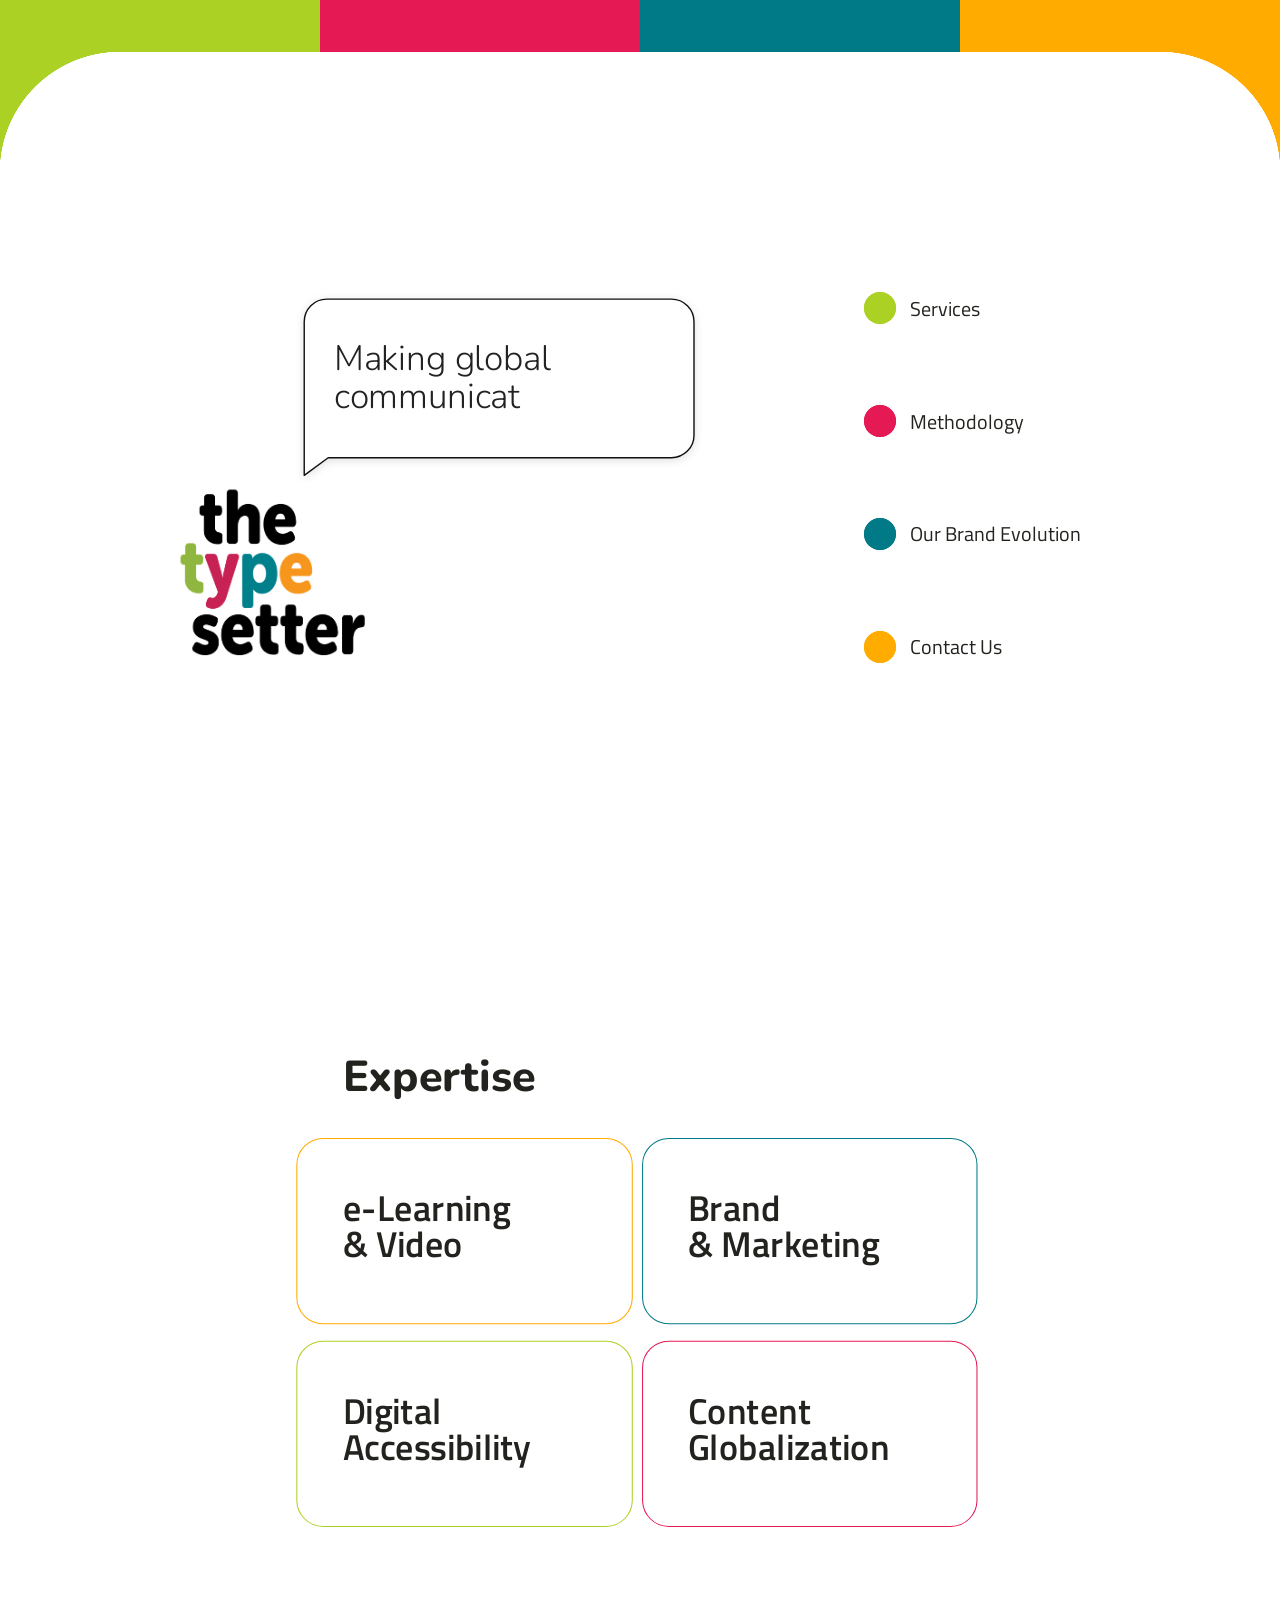
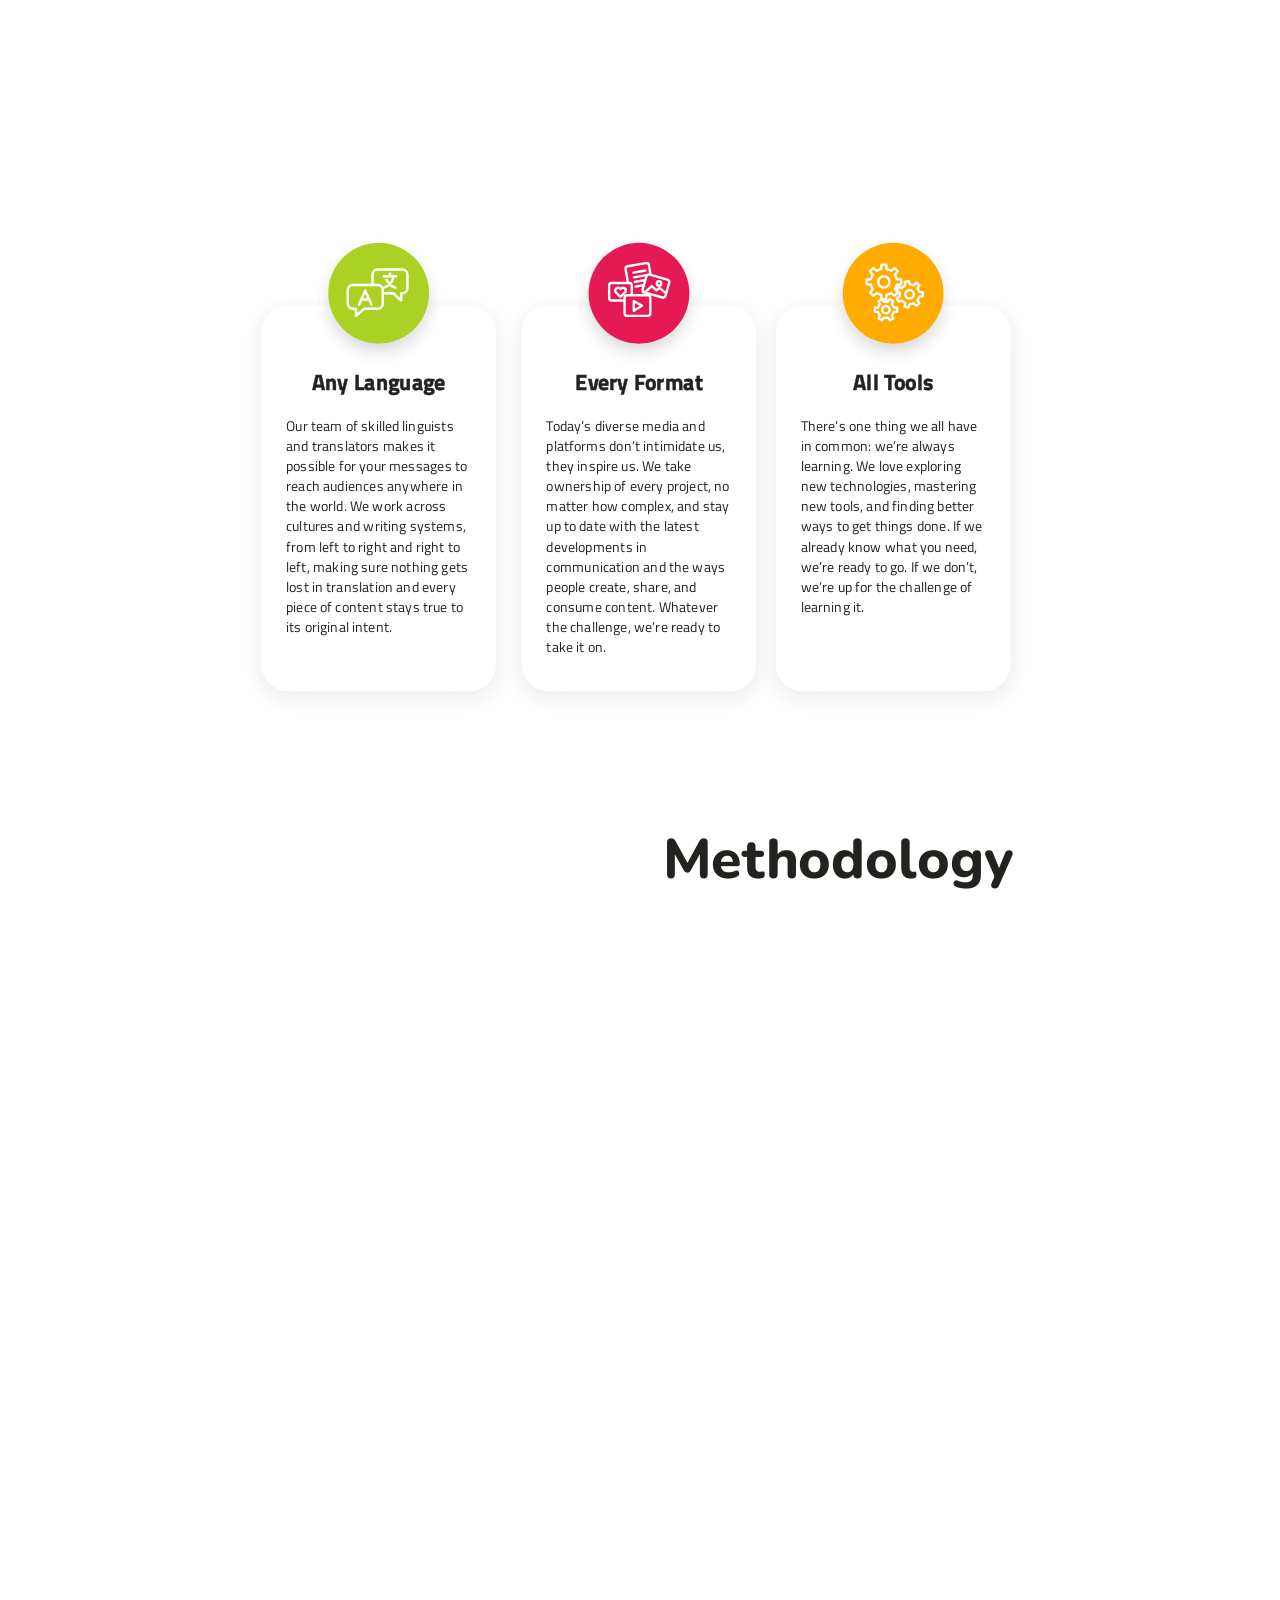
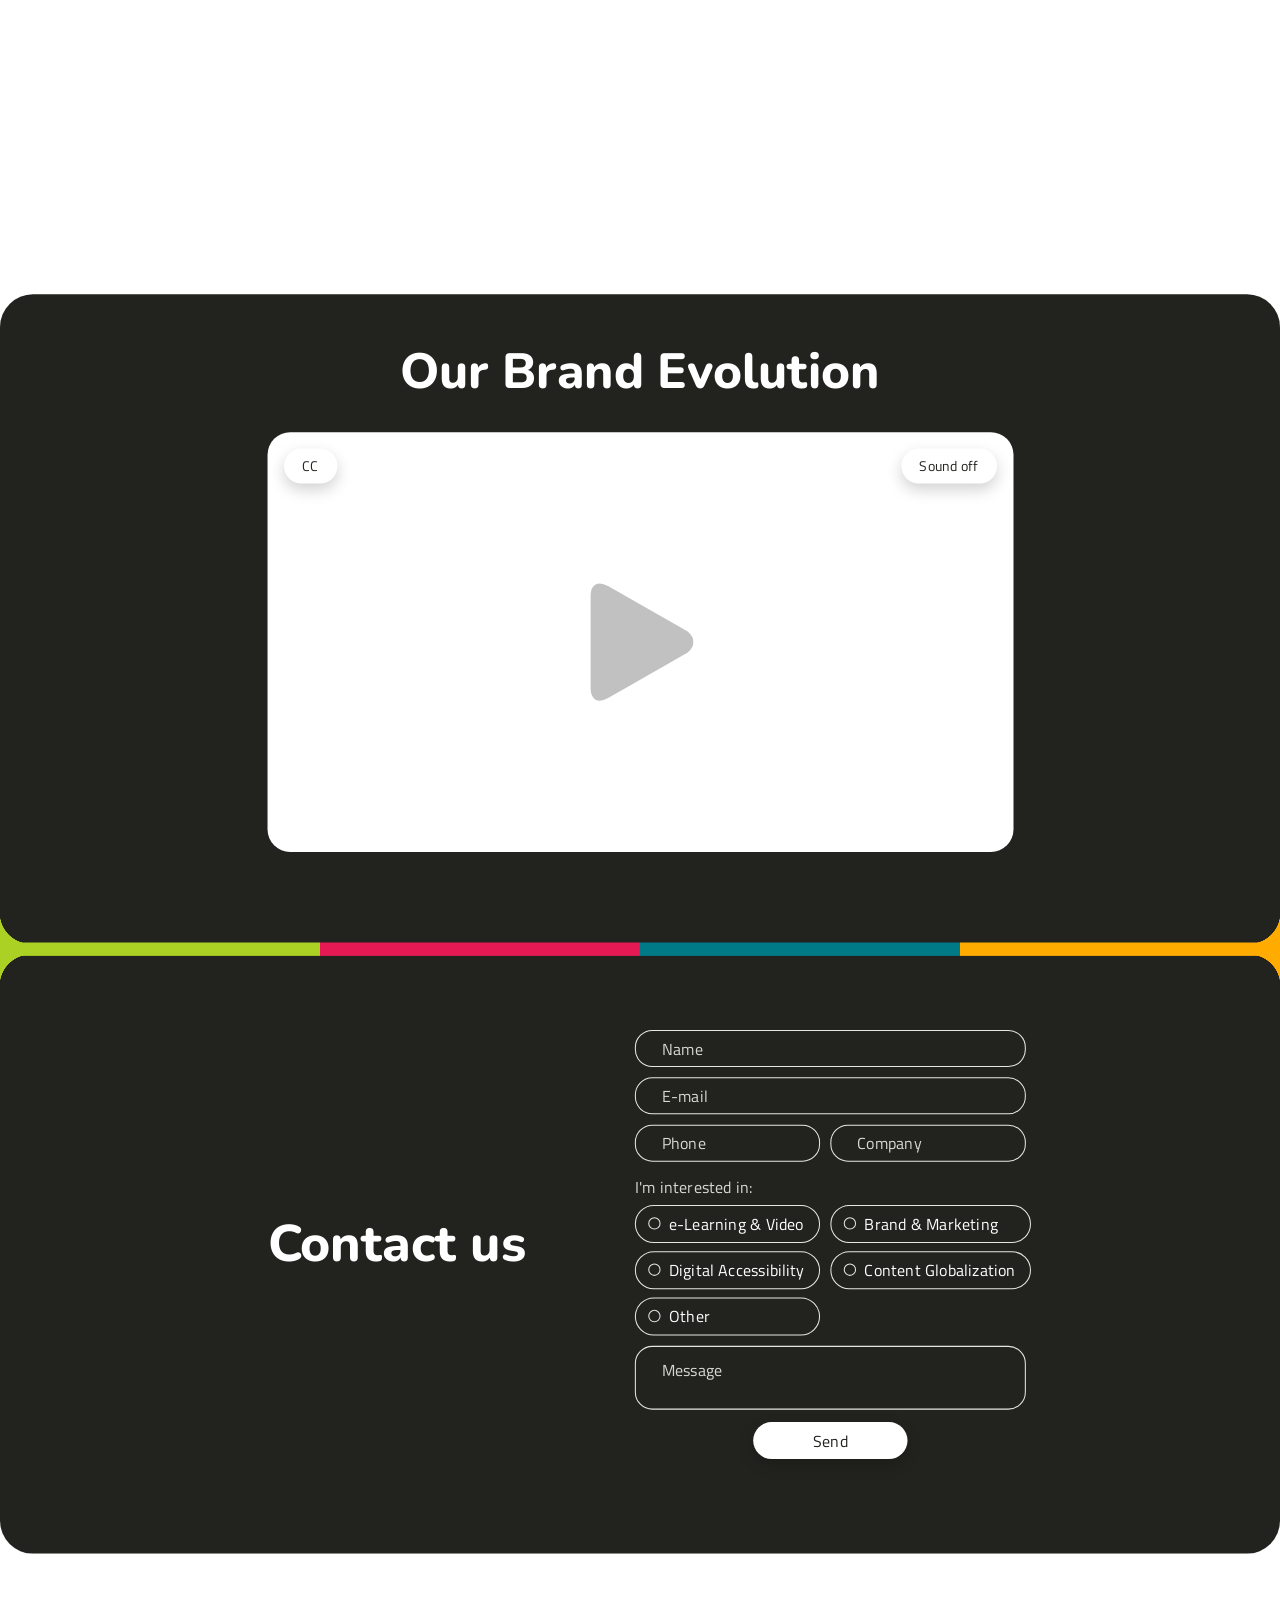
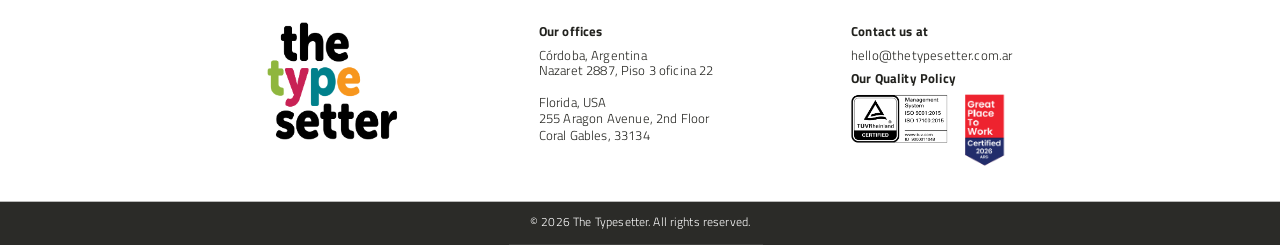
<file: index.html>
<!DOCTYPE html>
<html lang="en" translate="no">
<head>
  <meta charset="utf-8">
  <meta name="google" content="notranslate">
  <meta name="viewport" content="width=device-width, initial-scale=1">
  <title>The Typesetter | Translation, Localization &amp; Accessibility</title>
  <meta name="description" content="The Typesetter is a team in Córdoba, Argentina providing translation, video localization, digital accessibility, e-learning and brand services worldwide.">
  <link rel="canonical" href="https://www.thetypesetter.com.ar/">
  <meta name="robots" content="index, follow, max-image-preview:large">
  <meta name="theme-color" content="#ffffff">

  <!-- Open Graph / Twitter (og-image.jpg = pending design asset, 1200x630) -->
  <meta property="og:type" content="website">
  <meta property="og:site_name" content="The Typesetter">
  <meta property="og:locale" content="en_US">
  <meta property="og:url" content="https://www.thetypesetter.com.ar/">
  <meta property="og:title" content="The Typesetter | Translation, Localization &amp; Accessibility">
  <meta property="og:description" content="The Typesetter is a team in Córdoba, Argentina providing translation, video localization, digital accessibility, e-learning and brand services worldwide.">
  <meta property="og:image" content="https://www.thetypesetter.com.ar/assets/og/og-image.jpg">
  <meta property="og:image:width" content="1200">
  <meta property="og:image:height" content="630">
  <meta name="twitter:card" content="summary_large_image">
  <meta name="twitter:title" content="The Typesetter | Translation, Localization &amp; Accessibility">
  <meta name="twitter:description" content="The Typesetter is a team in Córdoba, Argentina providing translation, video localization, digital accessibility, e-learning and brand services worldwide.">
  <meta name="twitter:image" content="https://www.thetypesetter.com.ar/assets/og/og-image.jpg">

  <link rel="icon" type="image/png" sizes="64x64" href="assets/img/favicon.png">
  <link rel="preload" href="assets/img/logo-tts-color.webp" as="image" type="image/webp" fetchpriority="high">
  <link rel="preload" href="assets/fonts/nunito-latin-var.woff2" as="font" type="font/woff2" crossorigin>
  <link rel="preload" href="assets/fonts/titillium-web-400.woff2" as="font" type="font/woff2" crossorigin>
  <link rel="stylesheet" href="css/styles.css">
  <link rel="stylesheet" href="css/responsive.css">

  <script type="application/ld+json">
  {
    "@context": "https://schema.org",
    "@graph": [
      {
        "@type": "ProfessionalService",
        "@id": "https://www.thetypesetter.com.ar/#organization",
        "name": "The Typesetter",
        "url": "https://www.thetypesetter.com.ar/",
        "logo": "https://www.thetypesetter.com.ar/assets/img/logo-tts-color.png",
        "slogan": "Making global communication easy",
        "email": "hello@thetypesetter.com.ar",
        "address": [
          {
            "@type": "PostalAddress",
            "streetAddress": "Nazaret 2887, Piso 3, Oficina 22",
            "addressLocality": "Córdoba",
            "addressCountry": "AR"
          },
          {
            "@type": "PostalAddress",
            "streetAddress": "255 Aragon Avenue, 2nd Floor",
            "addressLocality": "Coral Gables",
            "addressRegion": "Florida",
            "postalCode": "33134",
            "addressCountry": "US"
          }
        ],
        "makesOffer": [
          {
            "@type": "Offer",
            "itemOffered": {
              "@type": "Service",
              "name": "e-Learning & Video",
              "description": "e-Learning Courses, AI Capsules, Motion Graphics, Corporate Assets, Training Experiences."
            }
          },
          {
            "@type": "Offer",
            "itemOffered": {
              "@type": "Service",
              "name": "Brand & Marketing",
              "description": "Visual Identity, Websites, Landing Pages, Social Media Campaigns, Analytics."
            }
          },
          {
            "@type": "Offer",
            "itemOffered": {
              "@type": "Service",
              "name": "Digital Accessibility",
              "description": "Document Remediation, Large Print, Alt Text, Audio Description, Closed Captions."
            }
          },
          {
            "@type": "Offer",
            "itemOffered": {
              "@type": "Service",
              "name": "Content Globalization",
              "description": "Translation, Multilingual DTP, Video Localization, Subtitling, Voice-over, Dubbing."
            }
          }
        ]
      },
      {
        "@type": "WebSite",
        "@id": "https://www.thetypesetter.com.ar/#website",
        "name": "The Typesetter",
        "url": "https://www.thetypesetter.com.ar/",
        "publisher": {
          "@id": "https://www.thetypesetter.com.ar/#organization"
        },
        "inLanguage": "en"
      }
    ]
  }
  </script>
</head>
<body>

<a class="skip-link" href="#main-content">Skip to main content</a>

<div class="stage" id="stage">
  <div class="page" id="page">

    <!-- Línea de colores que se dibuja con el scroll (solo escritorio) -->
    <svg class="worm" id="worm" width="1244" height="4000" aria-hidden="true"></svg>

    <!-- ============ HERO ============ -->
    <header class="hero" id="hero" data-screen-label="Hero">
      <div class="hero-inner">
        <div class="hero-bands">
          <div class="band band--first" style="--c:var(--g)"></div>
          <div class="band" style="--c:var(--m)"></div>
          <div class="band" style="--c:var(--t)"></div>
          <div class="band band--last" style="--c:var(--o)"></div>
        </div>

        <div class="hero-content">
          <div class="hero-brand">
            <picture><source srcset="assets/img/logo-tts-color.webp" type="image/webp"><img class="hero-logo" src="assets/img/logo-tts-color.png" width="985" height="881" fetchpriority="high" alt="the typesetter"></picture>
            <div class="hero-bubble">
              <svg class="hero-bubble-shape" viewBox="0 0 281 128" preserveAspectRatio="none" aria-hidden="true">
                <path d="M19 1.5H263.5A16 16 0 0 1 279.5 17.5V98A16 16 0 0 1 263.5 114H20L3 126.5V17.5A16 16 0 0 1 19 1.5Z"/>
              </svg>
              <h1 class="hero-title"><span>Making global<br><span class="nowrap">communication <b>easy</b></span></span></h1>
            </div>
          </div>

          <nav class="hero-nav at-top" id="nav" aria-label="Main">
            <ul>
              <li><a class="nav-link" href="#services" style="--c:var(--g)"><span class="nav-bar"></span><span class="nav-pill"></span><span class="nav-dot"></span><span class="nav-label">Services</span></a></li>
              <li><a class="nav-link" href="#methodology" style="--c:var(--m)"><span class="nav-bar"></span><span class="nav-pill"></span><span class="nav-dot"></span><span class="nav-label">Methodology</span></a></li>
              <li><a class="nav-link" href="#brand-evolution" style="--c:var(--t)"><span class="nav-bar"></span><span class="nav-pill"></span><span class="nav-dot"></span><span class="nav-label">Our Brand Evolution</span></a></li>
              <li><a class="nav-link" href="#contact" style="--c:var(--o)"><span class="nav-bar"></span><span class="nav-pill"></span><span class="nav-dot"></span><span class="nav-label">Contact Us</span></a></li>
            </ul>
          </nav>
        </div>
      </div>
    </header>

    <main id="main-content">
    <section class="tagline" data-screen-label="Tagline"></section>

    <!-- ============ EXPERTISE ============ -->
    <section class="expertise" id="services" data-screen-label="Expertise" aria-labelledby="expertise-heading">
      <h2 class="expertise-title" id="expertise-heading">Expertise</h2>

      <div class="ex-grid" id="exGrid">
        <article class="ex-card" style="--c:var(--o)">
          <div class="ex-body">
            <h3 class="ex-title"><button class="ex-toggle" type="button" aria-expanded="false" aria-controls="ex-more-1">e-Learning<br>&amp; Video</button></h3>
            <div class="ex-more" id="ex-more-1">
              <p class="ex-sub">e-Learning Courses, AI Capsules, Motion Graphics, Corporate Assets, Training Experiences.</p>
              <p class="ex-desc">Video and digital content are at the heart of today's communication. We create and adapt engaging experiences that help you teach, inform, present, communicate, and entertain. From the initial idea to final production, we turn your messages into content that connects with your audience.</p>
            </div>
          </div>
        </article>
        <article class="ex-card" style="--c:var(--t)">
          <div class="ex-body">
            <h3 class="ex-title"><button class="ex-toggle" type="button" aria-expanded="false" aria-controls="ex-more-2">Brand<br>&amp; Marketing</button></h3>
            <div class="ex-more" id="ex-more-2">
              <p class="ex-sub">Visual Identity, Websites, Landing Pages, Social Media Campaigns, Analytics.</p>
              <p class="ex-desc">A brand is built through multiple elements that need to work together: messaging, visual identity, content, and marketing assets. We help you create a consistent brand experience across every touchpoint, making sure every detail reflects your essence, strengthens your identity, and sets you apart.</p>
            </div>
          </div>
        </article>
        <article class="ex-card" style="--c:var(--g)">
          <div class="ex-body">
            <h3 class="ex-title"><button class="ex-toggle" type="button" aria-expanded="false" aria-controls="ex-more-3">Digital<br>Accessibility</button></h3>
            <div class="ex-more" id="ex-more-3">
              <p class="ex-sub">Document Remediation, Large Print, Alt Text, Audio Description, Closed Captions.</p>
              <p class="ex-desc">Removing barriers and meeting inclusion standards is no longer optional, it's essential. We take that responsibility seriously, helping you ensure your content can be understood and used by everyone, regardless of how they access information.</p>
            </div>
          </div>
        </article>
        <article class="ex-card" style="--c:var(--m)">
          <div class="ex-body">
            <h3 class="ex-title"><button class="ex-toggle" type="button" aria-expanded="false" aria-controls="ex-more-4">Content<br>Globalization</button></h3>
            <div class="ex-more" id="ex-more-4">
              <p class="ex-sub">Translation, Multilingual DTP, Video Localization, Subtitling, Voice-over, Dubbing.</p>
              <p class="ex-desc">We make sure your content connects with every audience, adapting to different languages, cultures, and markets, regardless of its format or medium. We take care of every message so it stays true to your original intent, preserves your brand's voice, and makes the same impact wherever it goes.</p>
            </div>
          </div>
        </article>
      </div>

      <div class="features">
        <div class="feature feature--lang" style="--c:var(--g)">
          <div class="feature-bg"></div>
          <div class="feature-icon">
            <svg aria-hidden="true" focusable="false" width="70" height="70" viewBox="0 0 70 70" fill="#ABD125" stroke="#fff" stroke-width="2.4" stroke-linejoin="round" stroke-linecap="round">
              <g class="ic-1"><path d="M34 12h24a5 5 0 0 1 5 5v13a5 5 0 0 1-5 5h-1v7l-8-7H34a5 5 0 0 1-5-5V17a5 5 0 0 1 5-5z"/><path d="M40 18.5h12M46 16v2.5M49.5 18.5c-.8 5.5-4.4 9.4-9.5 11M42.6 22c1.6 3.4 4.6 6.2 8.6 7.6" fill="none"/></g>
              <g class="ic-2"><path d="M10 27h24a5 5 0 0 1 5 5v13a5 5 0 0 1-5 5H21l-8 7v-7h-3a5 5 0 0 1-5-5V32a5 5 0 0 1 5-5z"/><path d="M16 46l6-13.5L28 46M18.2 41h7.6" fill="none"/></g>
            </svg>
          </div>
          <h3 class="feature-title">Any Language</h3>
          <p class="feature-text">Our team of skilled linguists and translators makes it possible for your messages to reach audiences <b>anywhere</b> in the world. We work across cultures and writing systems, from left to right and right to left, making sure <b>nothing gets lost in translation</b> and every piece of content stays true to its original intent.</p>
        </div>

        <div class="feature feature--format" style="--c:var(--m)">
          <div class="feature-bg"></div>
          <div class="feature-icon">
            <svg aria-hidden="true" focusable="false" width="70" height="70" viewBox="0 0 70 70" fill="#E51A54" stroke="#fff" stroke-width="2.3" stroke-linejoin="round" stroke-linecap="round">
              <g class="ic-1"><rect x="24" y="7" width="23" height="30" rx="2.5" transform="rotate(-10 35.5 22)"/><path d="M29.5 15l12-2.1M30.2 19.5l12-2.1M30.9 24l12-2.1M31.6 28.5l7.5-1.3" fill="none"/></g>
              <g class="ic-2"><rect x="40" y="19" width="23" height="18" rx="2.5" transform="rotate(16 51.5 28)"/><circle cx="54.5" cy="25.5" r="2.2" fill="none"/><path d="M41.5 33.5l6-5.5 4.5 4.2 3-2.4 5 4.3" fill="none"/></g>
              <g class="ic-3"><rect x="6" y="25" width="22" height="17" rx="2.5"/><path d="M17 38.5l-4.8-4.7a2.7 2.7 0 0 1 4.8-2.7 2.7 2.7 0 0 1 4.8 2.7z"/></g>
              <g class="ic-4"><rect x="21" y="37" width="25" height="20" rx="2.5"/><path d="M30 42.5v9.5l8-4.75z"/></g>
            </svg>
          </div>
          <h3 class="feature-title">Every Format</h3>
          <p class="feature-text">Today’s diverse media and platforms don’t intimidate us, <b>they inspire us.</b> We take ownership of every project, no matter how complex, and stay up to date with the latest developments in communication and the ways people create, share, and consume content. Whatever the challenge, <b>we’re ready to <span class="nowrap">take it on.</span></b></p>
        </div>

        <div class="feature feature--tools" style="--c:var(--o)">
          <div class="feature-bg"></div>
          <div class="feature-icon">
            <svg aria-hidden="true" focusable="false" width="70" height="70" viewBox="0 0 70 70" fill="#FFAB00" stroke="#fff" stroke-width="2.3" stroke-linejoin="round">
              <g class="ic-1"><path d="M37.83 19.10L38.53 21.40L42.85 21.74L42.85 26.26L38.53 26.60L37.83 28.90L36.70 31.03L39.51 34.31L36.31 37.51L33.03 34.70L30.90 35.83L28.60 36.53L28.26 40.85L23.74 40.85L23.40 36.53L21.10 35.83L18.97 34.70L15.69 37.51L12.49 34.31L15.30 31.03L14.17 28.90L13.47 26.60L9.15 26.26L9.15 21.74L13.47 21.40L14.17 19.10L15.30 16.97L12.49 13.69L15.69 10.49L18.97 13.30L21.10 12.17L23.40 11.47L23.74 7.15L28.26 7.15L28.60 11.47L30.90 12.17L33.03 13.30L36.31 10.49L39.51 13.69L36.70 16.97Z"/><circle cx="26" cy="24" r="5.5"/></g>
              <g class="ic-2"><path d="M59.65 31.83L60.34 33.78L63.85 34.02L63.85 37.98L60.34 38.22L59.65 40.17L58.56 41.92L60.56 44.81L57.47 47.28L55.09 44.69L53.14 45.36L51.09 45.60L50.07 48.97L46.21 48.09L46.76 44.61L45.01 43.51L43.55 42.05L40.28 43.36L38.57 39.79L41.62 38.05L41.40 36.00L41.62 33.95L38.57 32.21L40.28 28.64L43.55 29.95L45.01 28.49L46.76 27.39L46.21 23.91L50.07 23.03L51.09 26.40L53.14 26.64L55.09 27.31L57.47 24.72L60.56 27.19L58.56 30.08Z"/><circle cx="51" cy="36" r="4.2"/></g>
              <g class="ic-3"><path d="M34.93 47.00L35.71 48.85L38.83 49.05L38.83 52.95L35.71 53.15L34.93 55.00L33.72 56.60L35.10 59.40L31.73 61.35L29.99 58.75L28.00 59.00L26.01 58.75L24.27 61.35L20.90 59.40L22.28 56.60L21.07 55.00L20.29 53.15L17.17 52.95L17.17 49.05L20.29 48.85L21.07 47.00L22.28 45.40L20.90 42.60L24.27 40.65L26.01 43.25L28.00 43.00L29.99 43.25L31.73 40.65L35.10 42.60L33.72 45.40Z"/><circle cx="28" cy="51" r="3.6"/></g>
            </svg>
          </div>
          <h3 class="feature-title">All Tools</h3>
          <p class="feature-text">There’s one thing we all have in common: we’re always learning. We love <b>exploring</b> new technologies, <b>mastering</b> new tools, and <b>finding</b> better ways to get things done. If we already know what you need, we’re ready to go. If we don’t, we’re up for the <b>challenge of learning it.</b></p>
        </div>
      </div>
    </section>

    <!-- ============ METHODOLOGY ============ -->
    <section class="method" id="methodology" data-screen-label="Methodology" aria-labelledby="method-heading">
      <h2 class="method-title" id="method-heading">Methodology</h2>

      <div class="steps">
        <div class="step step--1" style="--c:var(--g);--fg:var(--ink)">
          <h3 class="step-label">Explore</h3>
          <div class="step-num">01</div>
          <p class="step-text">Before we propose, we understand. We get to know your goals, audience, content and context, and spot gaps before they become problems.</p>
        </div>
        <div class="step step--2" style="--c:var(--t)">
          <h3 class="step-label">Design</h3>
          <div class="step-num">02</div>
          <p class="step-text">We map out the workflow, the team and the timeline, and tell you exactly what we need from you.</p>
        </div>
        <div class="step step--3" style="--c:var(--m)">
          <h3 class="step-label">Produce</h3>
          <div class="step-num">03</div>
          <p class="step-text">Let’s make it happen. We bring together the right skills to write, design, translate, produce and build, in any language, format and channel.</p>
        </div>
        <div class="step step--4" style="--c:var(--o);--fg:var(--ink)">
          <h3 class="step-label">Deliver &amp; Improve</h3>
          <div class="step-num">04</div>
          <p class="step-text">On time and ready to use. Then we look at what worked, from your feedback to campaign results, to make the next project even better.</p>
        </div>
      </div>
    </section>

    <!-- ============ BRAND EVOLUTION + CONTACT ============ -->
    <section class="showcase" aria-labelledby="brand-evolution">
      <h2 class="showcase-title" id="brand-evolution" data-screen-label="Brand Evolution">Our Brand Evolution</h2>
      <div class="video" id="brandVideo">
        <video class="video-media" muted playsinline loop preload="metadata" poster="assets/video/tts-intro-poster.jpg" aria-label="The Typesetter brand evolution video: a voice-over and on-screen text tell how the brand grew over 20 years, from its first logo to the new identity, ending with “Making global communication easy.”">
          <source data-src="assets/video/tts-intro-1080.webm" type="video/webm" media="(min-width: 768px)">
          <source data-src="assets/video/tts-intro-1080.mp4" type="video/mp4" media="(min-width: 768px)">
          <source data-src="assets/video/tts-intro-720.mp4" type="video/mp4">
          <track kind="captions" src="assets/video/tts-intro-captions.vtt" srclang="en" label="English">
        </video>
        <button class="video-play" type="button" aria-label="Play video">
          <svg width="104" height="118" viewBox="0 0 104 118" aria-hidden="true"><path d="M8 14 Q8 2 19 8 L96 52 Q104 59 96 66 L19 110 Q8 116 8 104 Z" fill="#C1C1C1" stroke="#C1C1C1" stroke-width="8" stroke-linejoin="round"/></svg>
        </button>
        <button class="video-cc" type="button" aria-pressed="false" aria-label="Closed captions">CC</button>
        <button class="video-sound" type="button">Sound off</button>
      </div>

      <div class="stripes" aria-hidden="true">
        <div class="stripe stripe--first" style="--c:var(--g)"></div>
        <div class="stripe" style="--c:var(--m)"></div>
        <div class="stripe" style="--c:var(--t)"></div>
        <div class="stripe stripe--last" style="--c:var(--o)"></div>
      </div>

      <div class="contact" id="contact" data-screen-label="Contact">
        <h2 class="contact-title" id="contact-heading">Contact us</h2>
        <form class="contact-form" id="contactForm" aria-labelledby="contact-heading" action="https://api.web3forms.com/submit" method="POST" novalidate>
          <input type="hidden" name="access_key" value="090d9281-b4d4-4661-9116-a260f2d35d1e">
          <input type="hidden" name="subject" value="New contact from The Typesetter website">
          <input type="hidden" name="from_name" value="The Typesetter Website">
          <label class="sr-only" for="fieldName">Name</label>
          <input class="field" id="fieldName" name="name" placeholder="Name" autocomplete="name" required>
          <label class="sr-only" for="fieldEmail">E-mail</label>
          <input class="field" id="fieldEmail" name="email" type="email" placeholder="E-mail" autocomplete="email" required>
          <div class="field-row">
            <label class="sr-only" for="fieldPhone">Phone</label>
            <input class="field" id="fieldPhone" name="phone" type="tel" placeholder="Phone" autocomplete="tel">
            <label class="sr-only" for="fieldCompany">Company</label>
            <input class="field" id="fieldCompany" name="company" placeholder="Company" autocomplete="organization">
          </div>
          <fieldset class="chips" id="serviceChips">
            <legend class="chips-legend">I'm interested in:<span class="sr-only"> (required, choose at least one)</span></legend>
            <label class="chip" style="--c:var(--o);--fg:var(--ink)"><input type="checkbox" value="e-Learning &amp; Video"><span>e-Learning &amp; Video</span></label>
            <label class="chip" style="--c:var(--t)"><input type="checkbox" value="Brand &amp; Marketing"><span>Brand &amp; Marketing</span></label>
            <label class="chip" style="--c:var(--g);--fg:var(--ink)"><input type="checkbox" value="Digital Accessibility"><span>Digital Accessibility</span></label>
            <label class="chip" style="--c:var(--m)"><input type="checkbox" value="Content Globalization"><span>Content Globalization</span></label>
            <label class="chip" style="--c:#fff;--fg:var(--ink)"><input type="checkbox" value="other" id="serviceOtherChip" aria-controls="serviceOther" aria-describedby="serviceOtherHint"><span>Other</span></label>
            <span class="sr-only" id="serviceOtherHint">Shows a field to specify the service.</span>
          </fieldset>
          <!-- los servicios marcados se envían juntos en este campo -->
          <input type="hidden" name="service" id="serviceValue">
          <label class="sr-only" for="serviceOther" id="serviceOtherLabel" hidden>Which service?</label>
          <input class="field" name="service_other" id="serviceOther" placeholder="Which service?" hidden>
          <label class="sr-only" for="fieldMessage">Message</label>
          <textarea class="field field--area" id="fieldMessage" name="message" placeholder="Message" required></textarea>
          <!-- honeypot anti-spam de Web3Forms: oculto para humanos -->
          <input type="checkbox" name="botcheck" style="display:none" tabindex="-1" autocomplete="off" aria-hidden="true">
          <button class="send" type="submit" id="sendBtn"><span class="send-label">Send</span></button>
          <p class="form-status sr-only" id="formStatus" role="status"></p>
        </form>
      </div>
    </section>
    </main>

    <!-- ============ FOOTER ============ -->
    <footer class="footer">
      <div class="footer-grid">
        <picture><source srcset="assets/img/logo-tts-color.webp" type="image/webp"><img class="footer-logo" src="assets/img/logo-tts-color.png" width="985" height="881" loading="lazy" decoding="async" alt="the typesetter"></picture>
        <div class="footer-col">
          <h2 class="footer-head">Our offices</h2>
          <div>Córdoba, Argentina<br><span lang="es">Nazaret 2887, Piso 3 oficina 22</span></div>
          <div class="footer-office">Florida, USA<br>255 Aragon Avenue, 2nd Floor<br>Coral Gables, 33134</div>
        </div>
        <div class="footer-col">
          <h2 class="footer-head">Contact us at</h2>
          <a class="footer-mail" href="mailto:hello@thetypesetter.com.ar">hello@thetypesetter.com.ar</a>
          <h2 class="footer-head footer-head--quality">Our Quality Policy</h2>
          <div class="footer-certs">
            <picture><source srcset="assets/img/tuv-certified.webp" type="image/webp"><img class="footer-cert" src="assets/img/tuv-certified.png" width="1434" height="725" loading="lazy" decoding="async" alt="TÜV Rheinland Certified — ISO 9001:2015, ISO 17100:2015"></picture>
            <picture><source srcset="assets/img/logo-great-place-to-work.webp" type="image/webp"><img class="footer-gptw" src="assets/img/logo-great-place-to-work.png" width="88" height="161" loading="lazy" decoding="async" alt="Great Place To Work — Certified 2026 Argentina"></picture>
          </div>
        </div>
      </div>
      <div class="footer-bar">
        <span>© 2026 The Typesetter. All rights reserved.</span>      </div>
    </footer>

  </div>
</div>

<script src="js/main.js"></script>
</body>
</html>
</file>
<file: css/styles.css>
/* =========================================================
   The Typesetter — estilos base + escritorio (>= 1024px)
   En escritorio la página es un lienzo de 1244px escalado
   al ancho de la ventana (igual que el diseño original).
   Tablet y mobile están en responsive.css
   ========================================================= */

/* Fuentes autoalojadas (subset latin, mismas que Google Fonts).
   Nunito: un único archivo variable, declarado en los 3 pesos usados. */
@font-face { font-family: 'Nunito'; font-style: normal; font-weight: 300; font-display: swap; src: url(../assets/fonts/nunito-latin-var.woff2) format('woff2'); }
@font-face { font-family: 'Nunito'; font-style: normal; font-weight: 800; font-display: swap; src: url(../assets/fonts/nunito-latin-var.woff2) format('woff2'); }
@font-face { font-family: 'Nunito'; font-style: normal; font-weight: 900; font-display: swap; src: url(../assets/fonts/nunito-latin-var.woff2) format('woff2'); }
@font-face { font-family: 'Titillium Web'; font-style: normal; font-weight: 300; font-display: swap; src: url(../assets/fonts/titillium-web-300.woff2) format('woff2'); }
@font-face { font-family: 'Titillium Web'; font-style: normal; font-weight: 400; font-display: swap; src: url(../assets/fonts/titillium-web-400.woff2) format('woff2'); }
@font-face { font-family: 'Titillium Web'; font-style: normal; font-weight: 600; font-display: swap; src: url(../assets/fonts/titillium-web-600.woff2) format('woff2'); }
@font-face { font-family: 'Titillium Web'; font-style: normal; font-weight: 700; font-display: swap; src: url(../assets/fonts/titillium-web-700.woff2) format('woff2'); }

:root {
  /* grosor del borde del globo del hero (1 unidad --u), compartido por otros bordes */
  --bw: clamp(1px, min(calc(100vw / 908), calc(100vh / 470)), 2.2px);
  --g: #ABD125;
  --m: #E51A54;
  --t: #007A87;
  --o: #FFAB00;
  --ink: #22221E;
  --ink-2: #2B2B28;
  --ease-grid: cubic-bezier(.65, 0, .25, 1);
  --ease-out: cubic-bezier(.2, .8, .3, 1);
  --ease-pop: cubic-bezier(.34, 1.56, .5, 1);
}

html { scroll-behavior: smooth; }

body {
  margin: 0;
  background: #fff;
  -webkit-font-smoothing: antialiased;
  overflow-x: hidden;
}

a { color: var(--ink); text-decoration: none; }
a:hover { color: var(--ink); }

h1, h2, h3, p { margin: 0; }

input::placeholder,
textarea::placeholder { color: #d9d9d4; }

.nowrap { white-space: nowrap; }

@keyframes ringGrow { from { width: 0; height: 0; } }
@keyframes sentIn { from { opacity: 0; transform: scale(.6); } }

/* ---------- Página ---------- */
.page {
  font-family: 'Titillium Web', system-ui, sans-serif;
  color: var(--ink);
}

.worm {
  position: absolute;
  left: 0;
  top: 0;
  pointer-events: none;
  overflow: visible;
}

/* ---------- Hero ---------- */
.hero { position: relative; }

.hero-bands {
  position: relative;
  z-index: 1;
  display: grid;
  grid-template-columns: repeat(4, 1fr);
  height: 52px;
}
.band { position: relative; background: var(--c); }
.band--first::after,
.band--last::after {
  content: "";
  position: absolute;
  top: 100%;
  width: 120px;
  height: 120px;
}
.band--first::after {
  left: 0;
  background: radial-gradient(circle at 100% 100%, transparent 120px, var(--g) 120.5px);
}
.band--last::after {
  right: 0;
  background: radial-gradient(circle at 0% 100%, transparent 120px, var(--o) 120.5px);
}

/* --u: unidad del bloque logo + globo (medidas tomadas del diseño, 908px de ancho) */
.hero-content {
  --u: clamp(1px, min(calc(100vw / 908), calc(100vh / 470)), 2.2px);
  position: absolute;
  inset: 52px 0 0 0;
  display: flex;
  align-items: stretch;
  justify-content: center;
  align-content: center;
  gap: calc(var(--u) * 119);
  /* el conjunto queda centrado en la parte blanca */
  padding: 0;
  height: max-content;
  margin: auto 0;
}

/* logo abajo a la izquierda, globo arriba a la derecha */
.hero-brand {
  position: relative;
  flex: none;
  width: calc(var(--u) * 366);
  height: calc(var(--u) * 254);
}

.hero-logo {
  position: absolute;
  left: calc(var(--u) * -16.7);
  bottom: calc(var(--u) * -14.3);
  width: calc(var(--u) * 159);
  height: auto;
  display: block;
}

.hero-bubble {
  position: absolute;
  left: calc(var(--u) * 85);
  top: 0;
  width: calc(var(--u) * 281);
  height: calc(var(--u) * 128);
}
.hero-bubble-shape {
  position: absolute;
  inset: 0;
  width: 100%;
  height: 100%;
  overflow: visible;
  filter: drop-shadow(0 2px 4px rgba(0, 0, 0, .12));
}
.hero-bubble-shape path {
  fill: #fff;
  stroke: #111;
  stroke-width: 1;
  stroke-linejoin: round;
}

.hero-title {
  position: relative;
  display: flex;
  flex-direction: column;
  justify-content: center;
  height: calc(var(--u) * 114);
  padding-left: calc(var(--u) * 24);
  font-family: 'Nunito', sans-serif;
  font-size: calc(var(--u) * 25);
  line-height: 1.08;
  font-weight: 300;
  letter-spacing: -0.2px;
  color: #222;
}
.hero-title b { font-weight: 800; }

/* Entrada: el globo se abre desde la punta y después se escribe el texto */
.hero-bubble {
  transform-origin: calc(var(--u) * 3) 100%;
  animation: bubble-in .6s var(--ease-pop) .35s both;
}
@keyframes bubble-in {
  from { transform: scale(0); opacity: 0; }
  40%  { opacity: 1; }
  to   { transform: scale(1); opacity: 1; }
}
.hero-title.is-typing .ch { visibility: hidden; }
.hero-title.is-typing .ch.on { visibility: visible; }

@media (prefers-reduced-motion: reduce) {
  .hero-bubble { animation: none; }
}

.hero-nav {
  position: relative;
  display: flex;
}
/* las píldoras van de la altura del globo hasta la base del logo */
.hero-nav ul {
  list-style: none;
  margin: calc(var(--u) * 8 - 18px) 0 calc(var(--u) * 6 - 18px);
  padding: 0;
  display: flex;
  flex-direction: column;
  justify-content: space-between;
  gap: 12px;
}
.hero-nav li { position: relative; }

.nav-link {
  position: relative;
  display: inline-flex;
  align-items: center;
  height: 36px;
  padding: 0 18px 0 46px;
  font-size: 20px;
  transition: transform .25s ease;
}
.hero-nav.at-top .nav-link:hover { transform: translateX(6px); }

.nav-bar,
.nav-pill {
  position: absolute;
  left: 0;
  top: 50%;
  height: 32px;
  margin-top: -16px;
  border-radius: 16px;
  background: var(--c);
}
.nav-bar { width: 32px; }
.nav-pill {
  width: 32px;
  transition: width .35s cubic-bezier(.6, 0, .2, 1);
}
.nav-dot {
  position: absolute;
  left: 10px;
  top: 50%;
  width: 12px;
  height: 12px;
  margin-top: -6px;
  border-radius: 50%;
  background: #fff;
  opacity: 0;
  transition: opacity .2s ease .1s;
}
.nav-label {
  position: relative;
  transition: color .2s ease;
}
.nav-link:hover .nav-pill,
.nav-link:focus-visible .nav-pill { width: 100%; }
.nav-link:hover .nav-dot,
.nav-link:focus-visible .nav-dot { opacity: 1; }
.nav-link:hover .nav-label,
.nav-link:focus-visible .nav-label { color: #fff; }
.nav-link:focus-visible { outline: none; }

/* ---------- Títulos de sección ---------- */
.expertise-title,
.method-title,
.showcase-title,
.contact-title {
  font-family: 'Nunito', sans-serif;
  font-weight: 800;
}

/* ---------- Expertise: tarjetas ---------- */
.ex-grid {
  display: grid;
  column-gap: 9px;
  row-gap: 16px;
  transition: grid-template-columns .55s var(--ease-grid), grid-template-rows .55s var(--ease-grid);
}

.ex-card {
  position: relative;
  overflow: hidden;
  background: #fff;
  border: var(--bw) solid var(--c);
  border-radius: 26px;
  color: var(--ink);
  cursor: default;
  box-shadow: 0 0 0 rgba(0, 0, 0, 0);
  transition: box-shadow .4s;
  outline: none;
}
.ex-card.is-open { box-shadow: 0 14px 30px rgba(0, 0, 0, .18); }

.ex-title {
  font-weight: 600;
  font-size: 35px;
  line-height: 1.02;
  transition: opacity .25s;
}
.ex-grid.has-open .ex-card:not(.is-open) .ex-title { opacity: 0; }

.ex-more {
  opacity: 0;
  transform: translateY(12px);
  transition: opacity .35s ease 0s, transform .45s var(--ease-out) 0s;
}
.ex-card.is-open .ex-more {
  opacity: 1;
  transform: translateY(0);
  transition-delay: .28s, .28s;
}

.ex-sub {
  margin-top: 10px;
  font-weight: 600;
  font-size: 15px;
  line-height: 1.3;
  max-width: 340px;
}
.ex-desc {
  margin-top: 14px;
  font-weight: 300;
  font-size: 15px;
  line-height: 1.35;
  max-width: 470px;
  text-wrap: pretty;
}

/* ---------- Expertise: features ---------- */
.feature { position: relative; }

.feature-bg {
  position: absolute;
  left: 0;
  right: 0;
  top: 61px;
  bottom: 0;
  background: #fff;
  border-radius: 26px;
  box-shadow: 0 6px 22px rgba(0, 0, 0, .09);
}

.feature-icon {
  position: absolute;
  left: 65px;
  top: 0;
  width: 98px;
  height: 98px;
  border-radius: 50%;
  background: var(--c);
  display: flex;
  align-items: center;
  justify-content: center;
  overflow: hidden;
  box-shadow: 0 8px 16px rgba(0, 0, 0, .14);
}
.feature-icon svg { overflow: visible; }
.feature-icon g {
  transform-box: fill-box;
  transform-origin: center;
  transition: transform .55s cubic-bezier(.34, 1.5, .5, 1);
}
.feature--tools .feature-icon g { transition: transform .6s cubic-bezier(.34, 1.4, .5, 1); }

.feature-title {
  position: relative;
  text-align: center;
  font-size: 21px;
  font-weight: 700;
  -webkit-text-stroke: 0.4px currentColor;
  color: var(--ink);
}
.feature-text {
  position: relative;
  font-size: 14px;
  line-height: 1.4;
  font-weight: 400;
}
.feature-text b { font-weight: inherit; }

/* Animación de íconos (hover en escritorio, tap en touch) */
.feature--lang:hover .ic-1,   .feature--lang.is-active .ic-1   { transform: translate(7px, -6px) scale(1.25) rotate(8deg); }
.feature--lang:hover .ic-2,   .feature--lang.is-active .ic-2   { transform: translate(-5px, 4px) scale(1.22) rotate(-6deg); }
.feature--format:hover .ic-1, .feature--format.is-active .ic-1 { transform: translate(-2px, -9px) scale(1.3) rotate(-4deg); }
.feature--format:hover .ic-2, .feature--format.is-active .ic-2 { transform: translate(9px, -2px) scale(1.3) rotate(6deg); }
.feature--format:hover .ic-3, .feature--format.is-active .ic-3 { transform: translate(-9px, 0) scale(1.28) rotate(-6deg); }
.feature--format:hover .ic-4, .feature--format.is-active .ic-4 { transform: translate(1px, 8px) scale(1.3); }
.feature--tools:hover .ic-1,  .feature--tools.is-active .ic-1  { transform: translate(-3px, -3px) scale(1.25) rotate(72deg); }
.feature--tools:hover .ic-2,  .feature--tools.is-active .ic-2  { transform: translate(6px, 0) scale(1.28) rotate(-80deg); }
.feature--tools:hover .ic-3,  .feature--tools.is-active .ic-3  { transform: translate(-1px, 5px) scale(1.3) rotate(-90deg); }

/* ---------- Methodology ---------- */
.step-label {
  height: 50px;
  line-height: 1.2;
  background: #fff;
  border-radius: 0 22px 22px 0;
  display: flex;
  align-items: center;
  font-size: 24px;
  font-weight: 700;
  -webkit-text-stroke: 0.4px currentColor;
  color: var(--ink);
  box-shadow: 0 6px 16px rgba(0, 0, 0, .07);
  clip-path: inset(0 100% 0 0 round 0 22px 22px 0);
  transition: clip-path .6s var(--ease-grid) .25s;
}
.step-num {
  z-index: 2;
  width: 138px;
  height: 138px;
  border-radius: 50%;
  box-sizing: border-box;
  background: #fff;
  border: var(--bw) solid var(--c);
  box-shadow: 8px 10px 14px rgba(0, 0, 0, .12);
  display: flex;
  align-items: center;
  justify-content: center;
  color: var(--c);
  font-family: 'Nunito', sans-serif;
  font-weight: 900;
  font-size: 50px;
  transform: scale(.2);
  opacity: 0;
  transition: transform .6s var(--ease-pop), opacity .3s;
}
.step-text {
  font-size: 16px;
  line-height: 1.45;
  background: #fff;
  border-radius: 6px;
  cursor: default;
  opacity: 0;
  transform: translateY(10px);
  transition: max-height .45s var(--ease-out), box-shadow .35s, opacity .5s ease .45s, transform .6s var(--ease-out) .45s;
}

.step.is-on .step-label { clip-path: inset(-20px -20px -20px 0 round 0 22px 22px 0); }
.step.is-on .step-num   { transform: scale(1); opacity: 1; }
.step.is-on .step-text  { opacity: 1; transform: translateY(0); }

/* ---------- Brand evolution + contacto ---------- */
.showcase {
  position: relative;
  background: var(--ink);
  border-radius: 32px;
  color: #fff;
  padding: 42px 0 92px;
}
.showcase-title {
  text-align: center;
  font-size: 48px;
}

.video {
  position: relative;
  overflow: hidden;
  margin: 26px auto 0;
  width: 725px;
  height: 408px;
  background: #fff;
  border-radius: 22px;
  display: flex;
  align-items: center;
  justify-content: center;
}
.video-media {
  position: absolute;
  inset: 0;
  width: 100%;
  height: 100%;
  object-fit: cover;
  display: block;
}
.video-play {
  position: absolute;
  inset: 0;
  display: flex;
  align-items: center;
  justify-content: center;
  border: 0;
  padding: 0;
  background: transparent;
  cursor: pointer;
}
.video-play svg { transition: opacity .3s, transform .3s var(--ease-pop); }
.video.is-playing .video-play svg { opacity: 0; transform: scale(.8); }
.video-play:focus-visible { outline: 3px solid var(--t); outline-offset: -8px; border-radius: inherit; }
.video-sound,
.video-cc {
  position: absolute;
  right: 16px;
  top: 16px;
  height: 34px;
  padding: 0 18px;
  display: flex;
  align-items: center;
  justify-content: center;
  line-height: 1;
  text-align: center;
  border: 0;
  border-radius: 17px;
  background: #fff;
  color: var(--ink);
  font: 400 14px 'Titillium Web', sans-serif;
  cursor: pointer;
  box-shadow: 0 6px 14px rgba(0, 0, 0, .18);
}
.video-cc { right: auto; left: 16px; }
.video-sound.is-on,
.video-cc.is-on { background: var(--ink); color: #fff; }
.video-sound:focus-visible,
.video-cc:focus-visible { outline: 2px solid var(--t); outline-offset: 2px; }
@media (prefers-reduced-motion: reduce) {
  .video-play svg { transition: none; }
}

.stripes {
  margin-top: 88px;
  display: grid;
  grid-template-columns: repeat(4, 1fr);
  height: 13px;
  --sr: 30px; /* radio de las curvas de las puntas */
  /* un solo fondo para evitar las costuras subpíxel entre franjas al escalar */
  background: linear-gradient(90deg, var(--g) 0 25%, var(--m) 25% 50%, var(--t) 50% 75%, var(--o) 75%);
}
.stripe { position: relative; }
/* curvas cóncavas arriba y abajo en las puntas, como las bandas del hero */
.stripe--first::before,
.stripe--first::after,
.stripe--last::before,
.stripe--last::after {
  content: "";
  position: absolute;
  width: var(--sr);
  height: var(--sr);
}
.stripe--first::before,
.stripe--last::before { bottom: calc(100% - 1px); }
.stripe--first::after,
.stripe--last::after { top: calc(100% - 1px); }
.stripe--first::before,
.stripe--first::after { left: 0; }
.stripe--last::before,
.stripe--last::after { right: 0; }
.stripe--first::before { background: radial-gradient(circle at 100% 0%,   transparent var(--sr), var(--c) calc(var(--sr) + .5px)); }
.stripe--first::after  { background: radial-gradient(circle at 100% 100%, transparent var(--sr), var(--c) calc(var(--sr) + .5px)); }
.stripe--last::before  { background: radial-gradient(circle at 0% 0%,     transparent var(--sr), var(--c) calc(var(--sr) + .5px)); }
.stripe--last::after   { background: radial-gradient(circle at 0% 100%,   transparent var(--sr), var(--c) calc(var(--sr) + .5px)); }

.contact {
  margin-top: 72px;
  display: flex;
  align-items: center;
  padding-left: 260px;
  gap: 105px;
}
.contact-title {
  font-size: 50px;
  white-space: nowrap;
}

.contact-form {
  width: 380px;
  display: flex;
  flex-direction: column;
  gap: 10px;
}
.field {
  height: 34px;
  border-radius: 17px;
  border: 1.5px solid #e6e6e2;
  background: transparent;
  color: #fff;
  padding: 0 25px;
  font: 400 16px 'Titillium Web', sans-serif;
  outline: none;
}
.field:focus { border-color: #fff; }
.field-row {
  display: grid;
  grid-template-columns: 180px 1fr;
  gap: 10px;
}
.field-row .field { min-width: 0; }
/* Servicios: chips seleccionables, se pintan con el color de cada servicio */
.chips {
  display: grid;
  /* columnas al ancho de su texto; el espacio que sobra se reparte */
  grid-template-columns: auto auto;
  gap: 8px 10px;
  margin: 2px 0 0;
  padding: 0;
  border: 0;
  min-width: 0;
}
.chips-legend {
  padding: 0 0 6px;
  color: #d9d9d4;
  font: 400 16px 'Titillium Web', sans-serif;
}
.chip {
  position: relative;
  display: block;
  cursor: pointer;
}
.chip input {
  position: absolute;
  inset: 0;
  margin: 0;
  opacity: 0;
  cursor: pointer;
}
.chip span {
  display: flex;
  align-items: center;
  gap: 8px;
  /* mismo alto que los inputs (34px + borde) */
  height: 37px;
  padding: 0 14px 0 12px;
  border-radius: 18.5px;
  border: 1.5px solid #e6e6e2;
  box-sizing: border-box;
  color: #fff;
  font: 400 16px 'Titillium Web', sans-serif;
  white-space: nowrap;
  transition: background-color .2s, border-color .2s, color .2s;
}
/* circulito tipo checkbox: indica que se puede tocar */
.chip span::before {
  content: '';
  flex: none;
  width: 12px;
  height: 12px;
  border-radius: 50%;
  border: 1.5px solid #e6e6e2;
  box-sizing: border-box;
  transition: background-color .2s, border-color .2s, box-shadow .2s;
}
.chip:hover span,
.chip:hover span::before { border-color: var(--c); }
.chip input:checked + span {
  background: var(--c);
  border-color: var(--c);
  color: var(--fg, #fff);
}
.chip input:checked + span::before {
  border-color: var(--fg, #fff);
  background: var(--fg, #fff);
  box-shadow: inset 0 0 0 2px var(--c);
}
.chip input:focus-visible + span { outline: 2px solid #fff; outline-offset: 2px; }
.chips[aria-invalid="true"] .chip span { border-color: var(--o); }
.field--area {
  height: 62px;
  padding: 10px 25px;
  resize: none;
  box-sizing: border-box;
}

.send {
  position: relative;
  overflow: hidden;
  align-self: center;
  margin-top: 2px;
  width: 150px;
  height: 36px;
  border-radius: 18px;
  border: 0;
  padding: 0;
  background: #fff;
  color: var(--ink);
  font: 400 16px 'Titillium Web', sans-serif;
  cursor: pointer;
  box-shadow: 0 6px 14px rgba(0, 0, 0, .18);
  transition: transform .2s;
}
.send:hover { transform: translateY(-1px); }
.send-label { position: relative; }
.send-ring {
  position: absolute;
  left: 50%;
  top: 50%;
  border-radius: 50%;
  transform: translate(-50%, -50%);
}
.send-done {
  position: relative;
  font-weight: 700;
}
.send:disabled,
.send[aria-disabled="true"] { cursor: default; opacity: .7; }
.field[aria-invalid="true"] { border-color: var(--o); }
.form-status {
  min-height: 1.4em;
  margin: 0;
  text-align: center;
  color: #fff;
  font: 400 14px 'Titillium Web', sans-serif;
}

/* ---------- Footer ---------- */
.footer {
  position: relative;
  background: #fff;
}
.footer-grid {
  display: grid;
  grid-template-columns: auto auto auto;
  justify-content: space-between;
  align-items: stretch;
  padding: 68px 260px 56px 260px;
  font-size: 12.5px;
  line-height: 1.2;
  font-weight: 300;
}
.footer-grid > picture { display: block; position: relative; min-height: 0; width: 130px; }
/* el alto del logo define la fila; el resto del contenido se reparte dentro */
.footer-logo {
  /* el PNG trae margen transparente: se recorta para que lo visible
     (la tipografía) toque la línea superior e inferior de las columnas */
  position: absolute;
  top: -8.7%;
  left: -16px;
  height: 117%;
  width: auto;
  max-width: none;
  display: block;
}
.footer-col { display: flex; flex-direction: column; }
.footer-head {
  font-size: inherit;
  font-weight: 700;
  margin-bottom: 8px;
}
.footer-head--quality { margin-top: auto; padding-top: 8px; }
/* Florida y los certificados comparten línea superior e inferior (48px);
   el sello Great Place To Work sobresale hacia abajo */
.footer-office { margin-top: auto; padding-top: 16px; box-sizing: content-box; height: 48px; line-height: 16px; }
.footer-mail { font-weight: 300; }
.footer-certs {
  display: flex;
  align-items: flex-start;
  gap: 17px;
  height: 48px;
}
.footer-cert {
  width: 94px;
  height: auto;
  display: block;
}
.footer-gptw {
  width: 38px;
  height: auto;
  display: block;
}
.footer-bar {
  display: flex;
  justify-content: center;
  text-align: center;
  align-items: center;
  gap: 8px 24px;
  flex-wrap: wrap;
  min-height: 30px;
  padding: 6px 260px 6px 260px;
  background: var(--ink-2);
  color: #fff;
  font-size: 11.5px;
  line-height: 1.3;
  font-weight: 300;
}
.footer-bar a { color: inherit; font-weight: 600; text-decoration: underline; text-underline-offset: 2px; }


/* =========================================================
   ESCRITORIO (>= 1024px): lienzo de 1244px escalado
   Variables seteadas desde js/main.js:
   --s, --inv, --hw, --hh, --hero-h, --off-x, --tag-mt
   ========================================================= */
@media (min-width: 1024px) {

  .stage {
    position: relative;
    overflow: hidden;
    overflow: clip; /* evita que los anclas scrolleen este contenedor */
    height: 4600px;
  }

  .page {
    position: absolute;
    top: 0;
    left: calc(var(--off-x, 0) * 1px);
    width: 1244px;
    transform-origin: 0 0;
    transform: scale(var(--s, 1));
  }

  /* Hero: ocupa la ventana real (contra-escalado) */
  .hero { height: calc(var(--hero-h, 800) * 1px); }
  .hero-inner {
    position: absolute;
    left: calc(var(--bleed, 0) * -1px);
    top: 0;
    width: calc(var(--hw, 1244) * 1px);
    height: calc(var(--hh, 800) * 1px);
    transform-origin: 0 0;
    transform: scale(var(--inv, 1));
  }

  /* Secciones de ancho completo: se extienden hasta los bordes
     de la pantalla aunque el lienzo esté centrado (pantallas anchas) */
  .showcase,
  .footer {
    margin-left: calc(var(--bleed, 0) * -1px);
    margin-right: calc(var(--bleed, 0) * -1px);
  }
  .contact { padding-left: calc(260px + var(--bleed, 0) * 1px); }
  .footer-grid { padding-left: calc(260px + var(--bleed, 0) * 1px); padding-right: calc(260px + var(--bleed, 0) * 1px); }
  .footer-bar { padding-left: calc(260px + var(--bleed, 0) * 1px); padding-right: calc(260px + var(--bleed, 0) * 1px); }

  .tagline {
    position: relative;
    height: 247px;
    margin-top: calc(var(--tag-mt, 0) * 1px);
  }

  /* Expertise */
  .expertise {
    position: relative;
    height: 1275px;
  }
  .expertise-title {
    position: absolute;
    left: 333px;
    top: 52px;
    font-size: 42px;
  }
  .ex-grid {
    position: absolute;
    left: 288px;
    top: 140px;
    width: 662px;
    height: 378px;
    grid-template-columns: 326.5px 326.5px;
    grid-template-rows: 181px 181px;
  }
  .ex-body {
    position: absolute;
    left: 44px;
    top: 50px;
    width: 498px;
    transition: top .5s var(--ease-grid);
  }
  .ex-card.is-open .ex-body { top: 30px; }

  .feature {
    position: absolute;
    top: 825px;
    width: 228px;
    height: 436px;
  }
  .feature--lang   { left: 254px; }
  .feature--format { left: 507px; }
  .feature--tools  { left: 754px; }
  .feature-title {
    position: absolute;
    left: 0;
    right: 0;
    top: 119px;
  }
  .feature-text {
    position: absolute;
    left: 24px;
    right: 20px;
    top: 168px;
  }

  /* Methodology */
  .method {
    position: relative;
    height: 1155px;
  }
  .method-title {
    position: absolute;
    right: 259px;
    top: 112px;
    font-size: 54px;
  }
  .step-label,
  .step-num,
  .step-text { position: absolute; }

  /* recortado a 5 renglones; si el texto no entra se desvanece
     y se expande al hover (js/main.js marca .is-clipped) */
  .step-text {
    width: 172px;
    max-height: 116px;
    overflow: hidden;
    box-shadow: 0 0 0 12px rgba(255, 255, 255, 0);
    z-index: 1;
  }
  .step-text.is-clipped {
    -webkit-mask-image: linear-gradient(#000 25%, transparent);
    mask-image: linear-gradient(#000 25%, transparent);
  }
  .step-text.is-hover {
    -webkit-mask-image: none;
    mask-image: none;
    box-shadow: 0 0 0 12px #fff, 0 10px 28px 12px rgba(0, 0, 0, .12);
    z-index: 3;
  }

  .step--1 .step-label { left: 344px; top: 205px; padding: 0 20px 0 66px; }
  .step--1 .step-num   { left: 246px; top: 161px; }
  .step--1 .step-text  { left: 412px; top: 276px; }

  .step--2 .step-label { left: 740px; top: 375px; padding: 0 20px 0 64px; }
  .step--2 .step-num   { left: 642px; top: 331px; }
  .step--2 .step-text  { left: 804px; top: 446px; }

  .step--3 .step-label { left: 398px; top: 550px; padding: 0 20px 0 65px; }
  .step--3 .step-num   { left: 300px; top: 506px; }
  .step--3 .step-text  { left: 463px; top: 621px; }

  .step--4 .step-label { left: 600px; top: 830px; padding: 0 20px 0 64px; }
  .step--4 .step-num   { left: 502px; top: 786px; }
  .step--4 .step-text  { left: 663px; top: 901px; }
}


/* =========================================================
   Accesibilidad: texto solo para lectores de pantalla, salto
   al contenido, foco visible y movimiento reducido
   ========================================================= */
.sr-only {
  position: absolute !important;
  width: 1px !important;
  height: 1px !important;
  min-height: 0 !important;
  padding: 0 !important;
  margin: -1px !important;
  overflow: hidden !important;
  clip: rect(0, 0, 0, 0) !important;
  white-space: nowrap !important;
  border: 0 !important;
}

.skip-link {
  position: fixed;
  left: 16px;
  top: 16px;
  z-index: 1000;
  padding: 8px 18px;
  border-radius: 18px;
  background: #fff;
  color: var(--ink);
  font: 600 16px 'Titillium Web', sans-serif;
  box-shadow: 0 6px 14px rgba(0, 0, 0, .18);
}
.skip-link:not(:focus) {
  width: 1px;
  height: 1px;
  padding: 0;
  margin: -1px;
  overflow: hidden;
  clip: rect(0, 0, 0, 0);
  white-space: nowrap;
}

/* foco visible donde no hay un estilo propio (los existentes ganan) */
:where(a, button, input, select, textarea, summary, [tabindex]:not([tabindex="-1"])):focus-visible {
  outline: 3px solid currentColor;
  outline-offset: 3px;
}
/* destinos de anclas: reciben foco por JS, sin anillo */
:where([tabindex="-1"]):focus { outline: none; }
/* el texto del botón es oscuro sobre fondo oscuro: anillo blanco */
.send:focus-visible { outline-color: #fff; }

/* Expertise: botón dentro del título, sin estilos propios;
   el anillo de foco va en toda la tarjeta (tinta: >= 3:1 sobre blanco) */
.ex-toggle {
  all: unset;
}
.ex-toggle:focus-visible { outline: none; }
.ex-card:has(.ex-toggle:focus-visible) {
  outline: 3px solid var(--ink);
  outline-offset: 3px;
}

@media (prefers-reduced-motion: reduce) {
  html { scroll-behavior: auto; }
  *,
  *::before,
  *::after {
    transition-duration: .01ms !important;
    transition-delay: 0s !important;
    animation-duration: .01ms !important;
    animation-delay: 0s !important;
  }
}
</file>
<file: css/responsive.css>
/* =========================================================
   The Typesetter — Tablet (768px – 1023px) y Mobile (< 768px)
   Layout fluido: el lienzo escalado y la línea animada
   se desactivan; el contenido se reacomoda en columnas.
   ========================================================= */

/* ---------- Comunes a tablet + mobile ---------- */
@media (max-width: 1023px) {

  .tagline { display: none; }

  /* la línea de colores (svg) se posiciona respecto de la página;
     las secciones van por encima para que pase "por detrás" */
  .page {
    position: relative;
    overflow: hidden;
  }
  .expertise,
  .method { position: relative; }

  /* Hero */
  .hero-inner {
    min-height: 100vh;
    min-height: 100svh;
    display: flex;
    flex-direction: column;
  }
  .hero-content {
    position: relative;
    inset: auto;
    flex: 1;
  }

  /* Secciones */
  .expertise,
  .method {
    padding: 72px 40px 0;
  }
  .expertise-title,
  .method-title {
    font-size: 40px;
    margin-bottom: 32px;
  }

  /* Expertise: tarjetas tipo acordeón (tap para abrir) */
  .ex-grid {
    grid-template-columns: repeat(2, 1fr);
    gap: 16px;
    align-items: start;
    max-width: 760px;
    margin: 0 auto;
    transition: none;
  }
  .ex-card {
    cursor: pointer;
    min-height: 180px;
  }
  .ex-card::after {
    content: "+";
    position: absolute;
    right: 20px;
    top: 18px;
    width: 30px;
    height: 30px;
    border-radius: 50%;
    border: 1.5px solid currentColor;
    display: flex;
    align-items: center;
    justify-content: center;
    font-size: 20px;
    line-height: 1;
    transition: transform .35s var(--ease-out);
  }
  .ex-card.is-open::after { transform: rotate(45deg); }

  .ex-body { padding: 44px 32px 30px; }
  .ex-title { font-size: 30px; }
  .ex-grid.has-open .ex-card:not(.is-open) .ex-title { opacity: 1; }

  .ex-more {
    max-height: 0;
    overflow: hidden;
    transition: max-height .5s var(--ease-out), opacity .35s ease, transform .45s var(--ease-out);
  }
  .ex-card.is-open .ex-more {
    max-height: 460px;
    transition-delay: 0s, .1s, .1s;
  }

  /* Features */
  .features {
    display: grid;
    grid-template-columns: repeat(3, 1fr);
    gap: 24px;
    max-width: 760px;
    margin: 80px auto 0;
  }
  .feature {
    padding: 119px 24px 32px;
    cursor: pointer;
  }
  .feature-icon {
    left: 50%;
    margin-left: -49px;
  }
  .feature-text { margin-top: 17px; }

  /* Methodology: línea de tiempo vertical */
  .method { padding-bottom: 96px; }
  .method-title { text-align: right; max-width: 760px; margin-left: auto; margin-right: auto; }

  .steps {
    max-width: 760px;
    margin: 0 auto;
    display: flex;
    flex-direction: column;
    gap: 48px;
  }
  .step {
    position: relative;
    display: grid;
    grid-template-columns: 104px 1fr;
    align-items: start;
  }
  .step-num {
    position: relative;
    grid-column: 1;
    grid-row: 1 / 3;
    width: 104px;
    height: 104px;
    font-size: 38px;
  }
  .step-label {
    position: relative;
    z-index: 1;
    grid-column: 2;
    grid-row: 1;
    justify-self: start;
    margin: 27px 0 0 -52px;
    padding: 0 22px 0 66px;
  }
  .step-text {
    grid-column: 2;
    grid-row: 2;
    margin: 14px 0 0 14px;
    max-width: 420px;
    height: auto;
    background: none;
  }

  /* Showcase */
  .showcase {
    padding: 48px 40px 72px;
    border-radius: 28px;
  }
  .showcase-title { font-size: 40px; }
  .video {
    width: 100%;
    max-width: 725px;
    height: auto;
    aspect-ratio: 725 / 408;
  }
  .video svg { width: 22%; height: auto; max-width: 104px; }
  .stripes {
    margin: 64px -40px 0;
  }

  .contact {
    margin-top: 56px;
    padding-left: 0;
    justify-content: center;
    gap: 64px;
  }
  .contact-title { font-size: 44px; }

  /* Footer */
  .footer-grid {
    grid-template-columns: auto auto auto;
    justify-content: space-between;
    gap: 32px;
    padding: 56px 40px 48px;
    font-size: 13.5px;
  }
  .footer-grid > picture { min-width: 150px; }
  .footer-bar { padding-left: 40px; padding-right: 40px; }
}

/* ---------- Tablet ---------- */
@media (min-width: 768px) and (max-width: 1023px) {
  :root { --bw: calc((100vw - 330px) / 486); }
  .hero-content {
    --u: calc((100vw - 330px) / 486);
    gap: calc(var(--u) * 80);
    padding: 48px 24px;
  }
}

/* ---------- Mobile ---------- */
@media (max-width: 767px) {
  :root { --bw: min(calc((100vw - 48px) / 370), 1.3px); }

  /* Hero */
  .hero-bands { height: 32px; }
  .band--first::after,
  .band--last::after { width: 64px; height: 64px; }
  .band--first::after { background: radial-gradient(circle at 100% 100%, transparent 64px, var(--g) 64.5px); }
  .band--last::after  { background: radial-gradient(circle at 0% 100%, transparent 64px, var(--o) 64.5px); }

  .hero-content {
    --u: min(calc((100vw - 48px) / 370), 1.3px);
    flex-direction: column;
    flex-wrap: nowrap;
    align-items: center;
    justify-content: center;
    gap: 40px;
    padding: 72px 24px 48px;
  }
  /* el menú se centra como bloque; las píldoras quedan alineadas entre sí */
  .hero-nav { align-self: center; }
  .hero-nav ul { margin: 0; gap: 14px; }
  .nav-link { font-size: 19px; }

  /* Secciones */
  .expertise,
  .method {
    padding: 56px 16px 0;
  }
  .expertise-title,
  .method-title {
    font-size: 34px;
    margin-bottom: 24px;
  }
  /* espacio extra para que la línea cruce entre el título y el paso 01 */
  .method-title { text-align: left; margin-bottom: 64px; }

  /* Expertise */
  .ex-grid { grid-template-columns: 1fr; gap: 12px; }
  .ex-card { min-height: 0; }
  .ex-body { padding: 28px 24px 26px; }
  .ex-title { font-size: 27px; padding-right: 36px; }
  .ex-card::after { top: 22px; right: 18px; }

  /* Features */
  .features {
    grid-template-columns: 1fr;
    gap: 28px;
    max-width: 340px;
    margin-top: 64px;
  }
  .feature { padding: 119px 26px 30px; }
  .feature-text { font-size: 15px; line-height: 1.3; }

  /* Methodology */
  .method { padding-bottom: 72px; }
  .steps { gap: 36px; }
  .step { grid-template-columns: 76px 1fr; }
  .step-num {
    width: 76px;
    height: 76px;
    font-size: 28px;
    box-shadow: 4px 6px 10px rgba(0, 0, 0, .12);
  }
  .step-label {
    height: 42px;
    margin: 17px 0 0 -38px;
    padding: 0 18px 0 50px;
    font-size: 20px;
  }
  .step-text {
    margin: 12px 0 0 12px;
    font-size: 15px;
    line-height: 1.3;
  }

  /* Showcase */
  .showcase {
    padding: 40px 16px 56px;
    border-radius: 24px;
  }
  .showcase-title { font-size: 30px; }
  .video { margin-top: 20px; border-radius: 16px; }
  .stripes { margin: 48px -16px 0; height: 10px; --sr: 22px; }

  .contact {
    flex-direction: column;
    align-items: stretch;
    gap: 24px;
    margin-top: 44px;
  }
  .contact-title { font-size: 34px; text-align: center; }
  .contact-form { width: 100%; max-width: 420px; margin: 0 auto; }
  .field { height: 40px; border-radius: 20px; }
  .field--area { height: 96px; }
  .field-row { grid-template-columns: 1fr 1fr; }
  .chip span { height: 43px; border-radius: 21.5px; }
  .send { height: 42px; border-radius: 21px; margin-top: 6px; }

  /* Footer */
  .footer-grid {
    grid-template-columns: 1fr;
    justify-content: start;
    gap: 28px;
    padding: 48px 24px 40px;
    font-size: 14px;
  }
  .footer-grid > picture { position: static; }
  .footer-bar { padding: 8px 24px; justify-content: center; text-align: center; }
  .footer-logo { position: static; top: auto; left: auto; width: 150px; height: auto; margin: 0 0 0 -8px; }
}

@media (max-width: 420px) {
  .chips { grid-template-columns: 1fr; }
}

@media (max-width: 380px) {
  .field-row { grid-template-columns: 1fr; }
}
</file>
